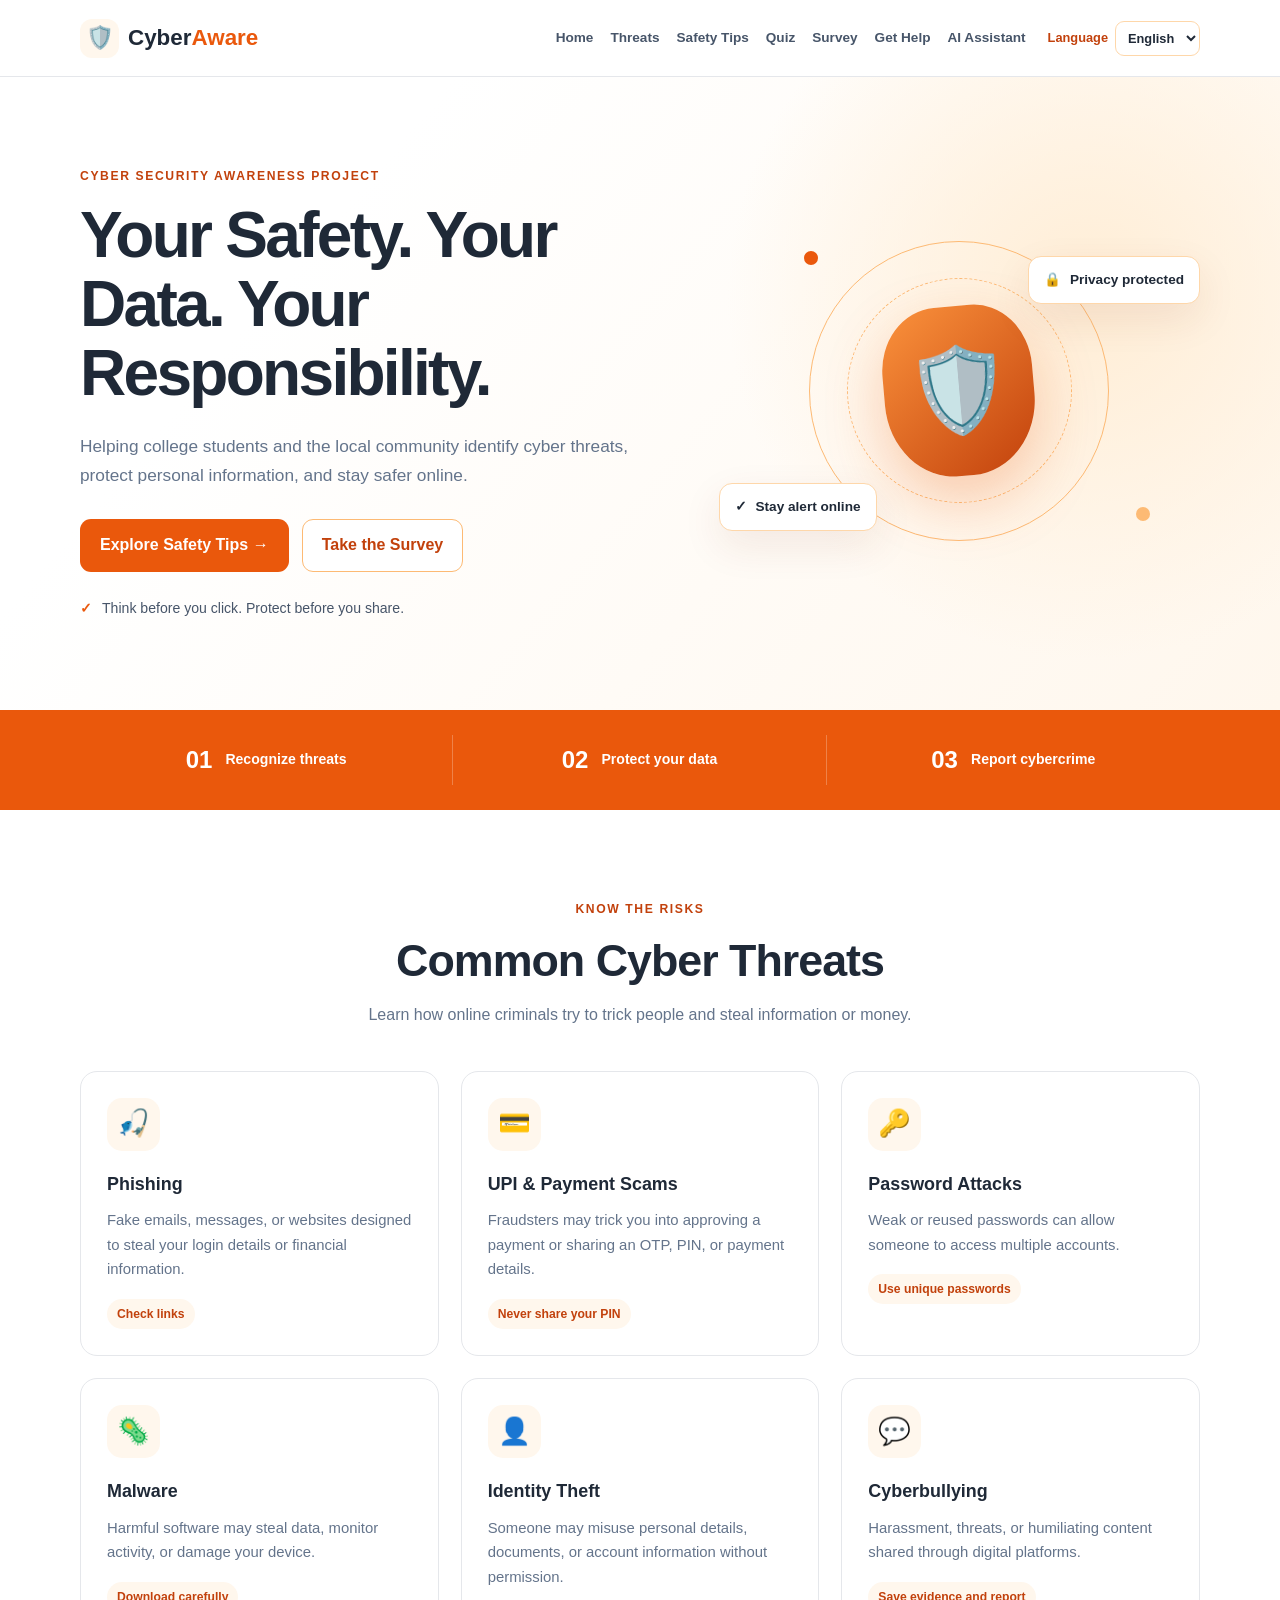
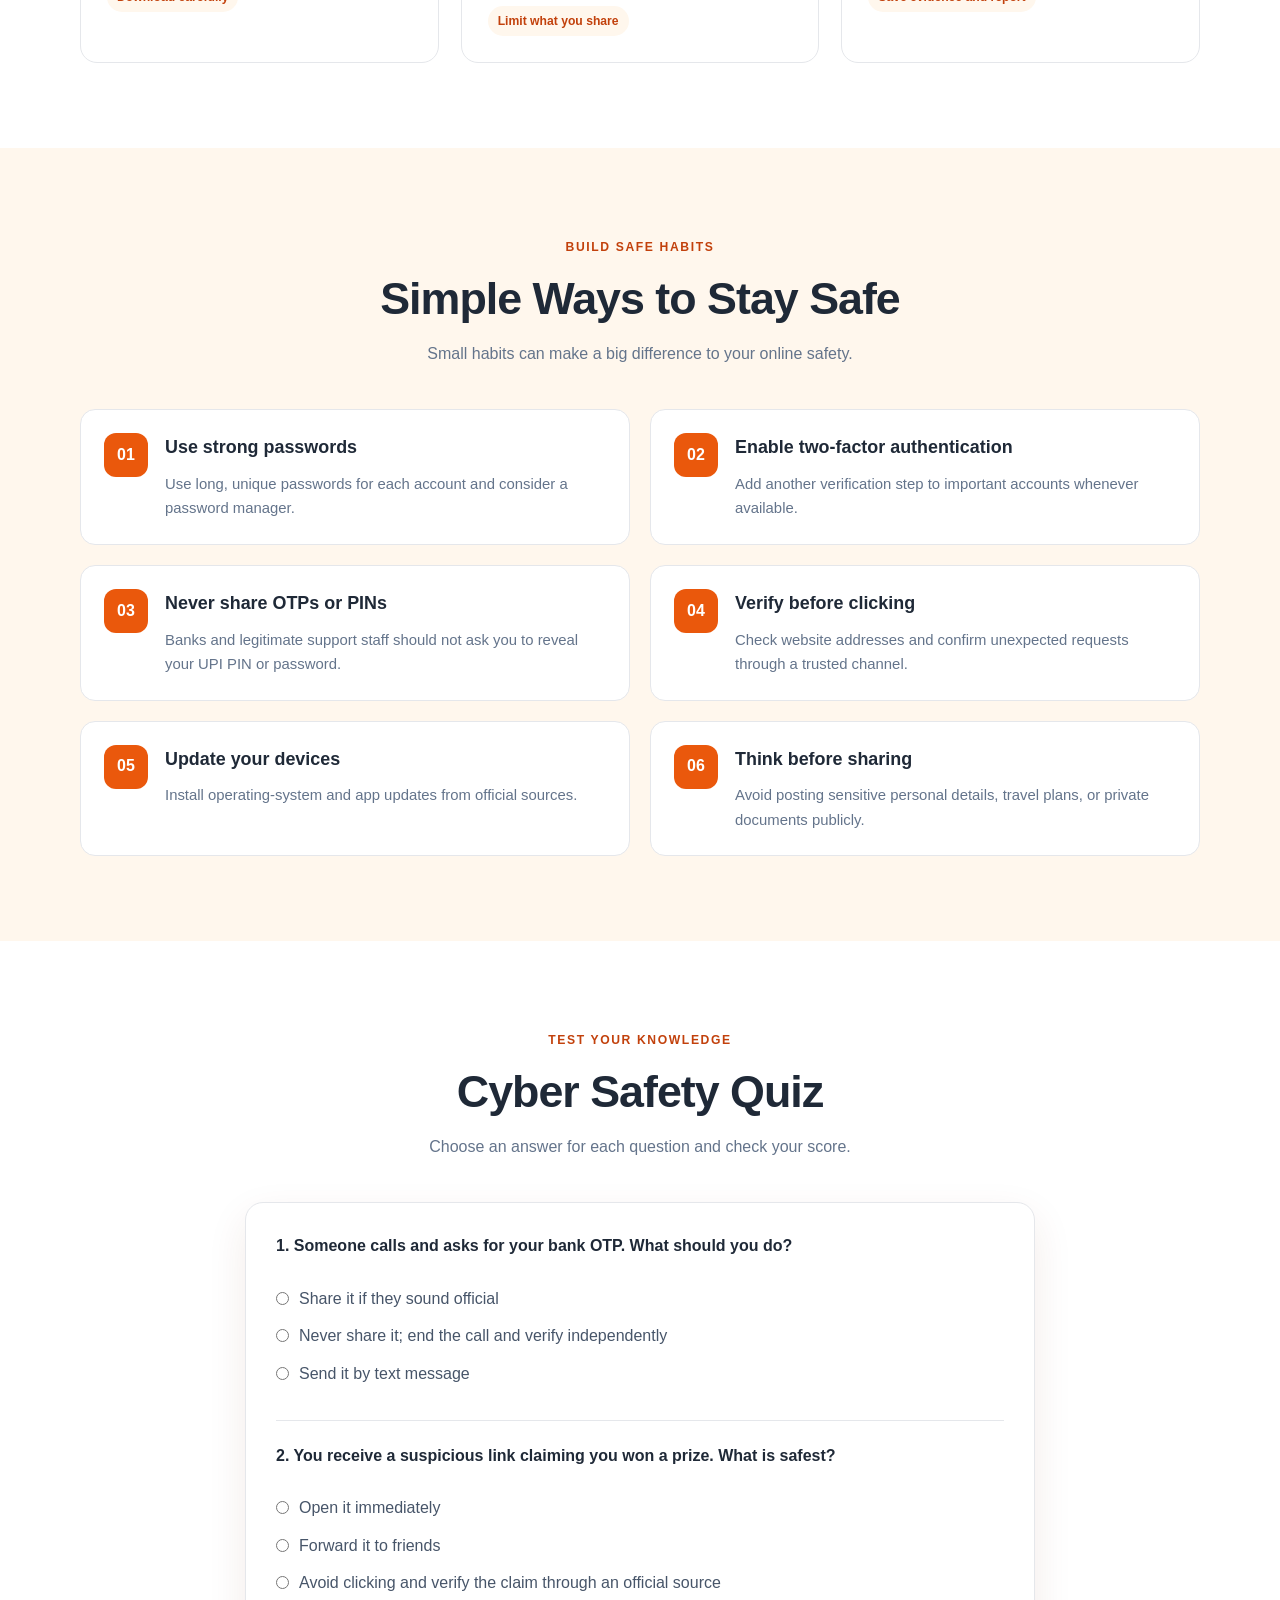
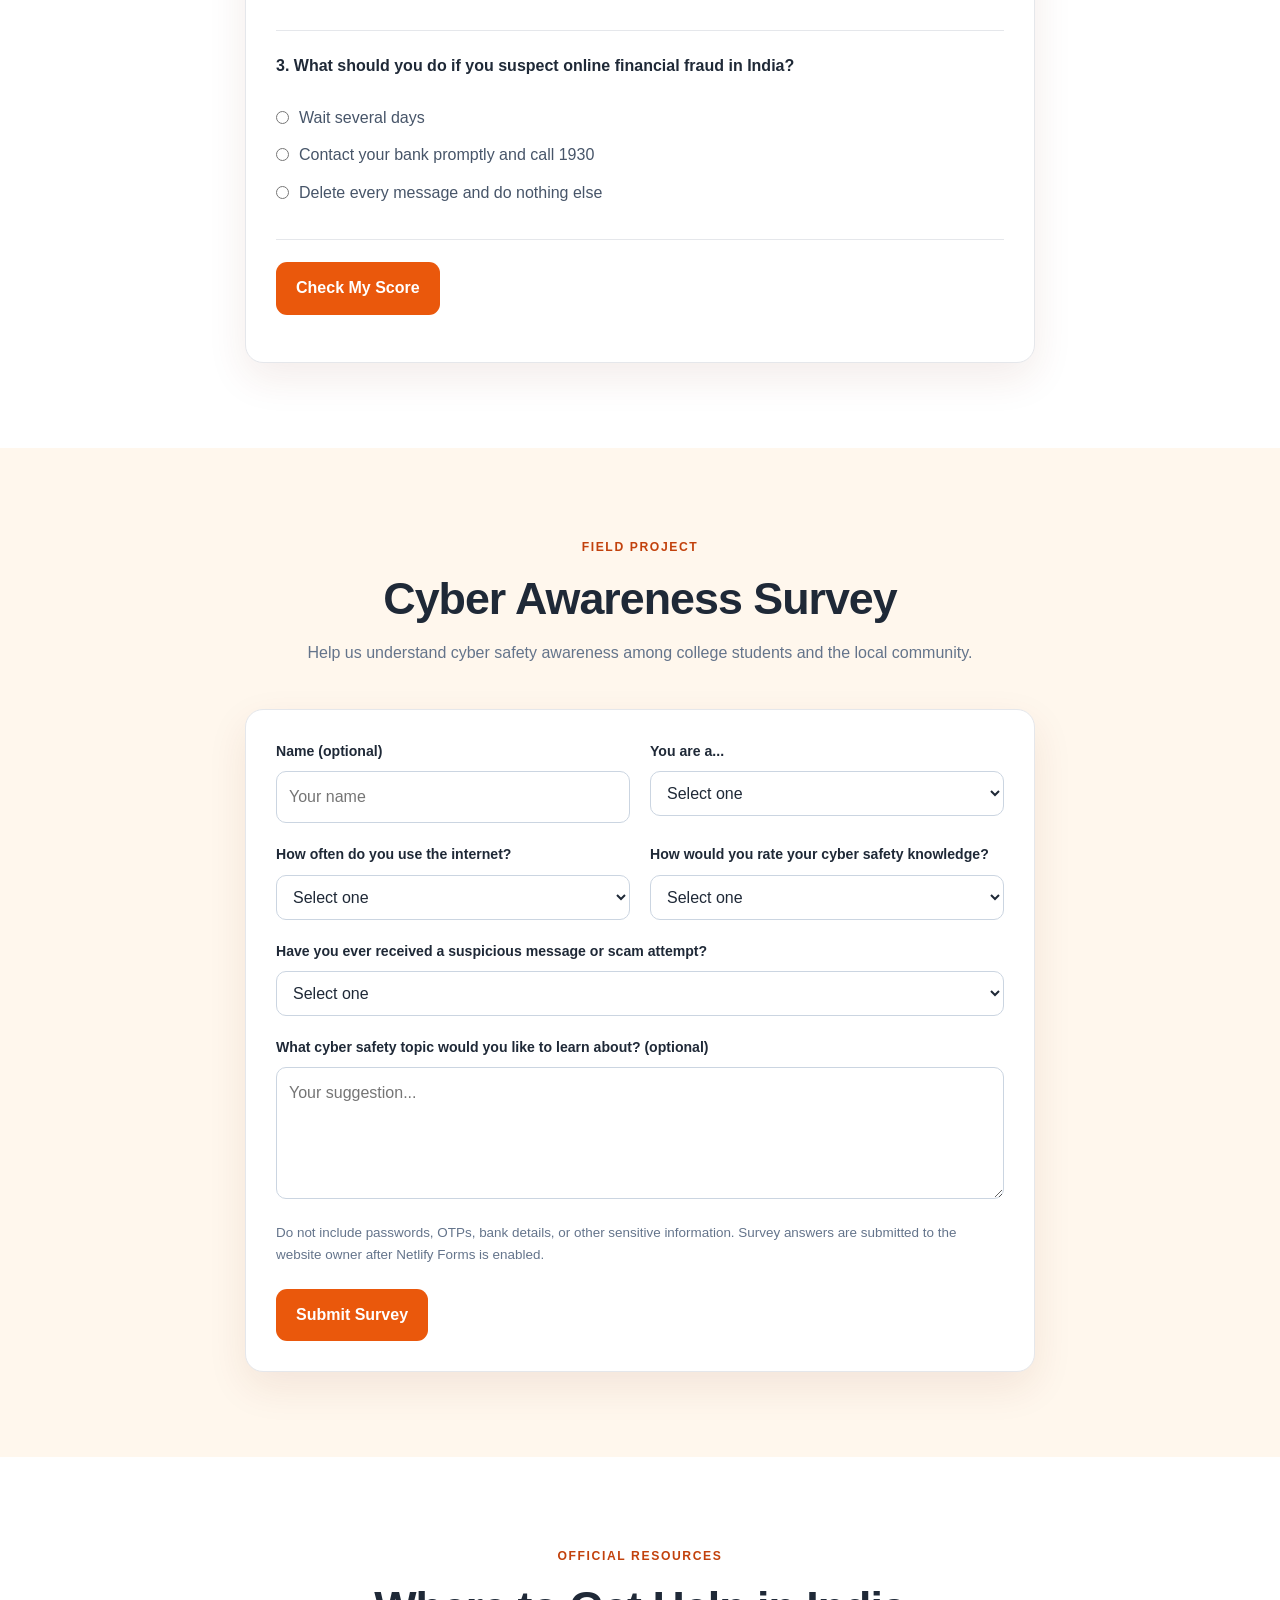
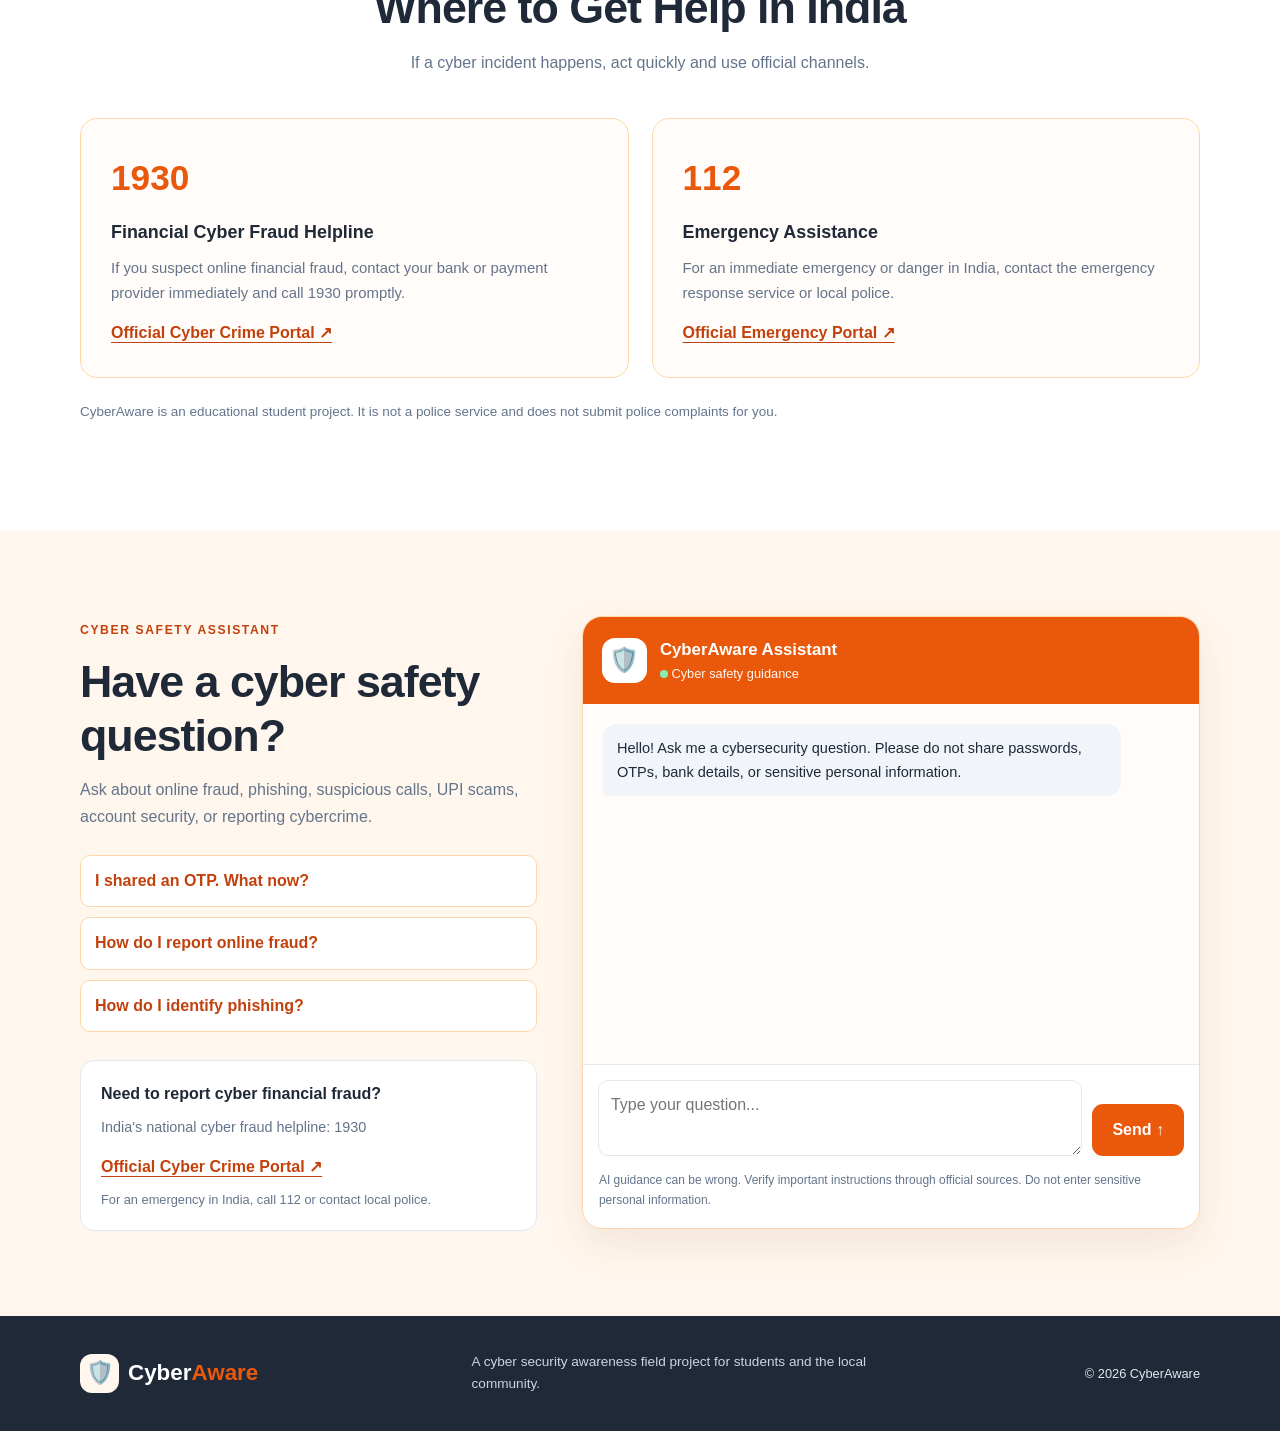
<file: index.html>
<!DOCTYPE html>
<html lang="en">
<head>
  <meta charset="UTF-8">
  <meta name="viewport" content="width=device-width, initial-scale=1.0">
  <meta name="theme-color" content="#EA580C">
  <meta name="description" content="CyberAware helps college students and the local community learn about cybersecurity, online fraud, and digital safety.">
  <title>CyberAware | Stay Safe Online</title>
  <link rel="stylesheet" href="style.css">
  <script src="script.js" defer></script>
</head>
<body>
  <header class="site-header">
    <div class="container nav-wrap">
      <a class="brand" href="#home" aria-label="CyberAware home">
        <span class="brand-icon">🛡️</span>
        <span>Cyber<span class="orange">Aware</span></span>
      </a>

      <button class="menu-toggle" id="menuToggle"
        aria-label="Open navigation" aria-expanded="false">☰</button>

      <nav class="nav-links" id="navLinks">
        <a href="#home" data-en="Home" data-hi="होम">Home</a>
        <a href="#threats" data-en="Threats" data-hi="खतरे">Threats</a>
        <a href="#tips" data-en="Safety Tips" data-hi="सुरक्षा सुझाव">Safety Tips</a>
        <a href="#quiz" data-en="Quiz" data-hi="प्रश्नोत्तरी">Quiz</a>
        <a href="#survey" data-en="Survey" data-hi="सर्वे">Survey</a>
        <a href="#help" data-en="Get Help" data-hi="सहायता">Get Help</a>
        <a href="#chatbot" data-en="AI Assistant" data-hi="AI सहायक">AI Assistant</a>
      </nav>

      <label class="language-control">
        <span data-en="Language" data-hi="भाषा">Language</span>
        <select id="languageSelect" aria-label="Choose language">
          <option value="en">English</option>
          <option value="hi">हिन्दी</option>
        </select>
      </label>
    </div>
  </header>

  <main>
    <section class="hero" id="home">
      <div class="container hero-grid">
        <div class="hero-content">
          <span class="eyebrow" data-en="CYBER SECURITY AWARENESS PROJECT"
            data-hi="साइबर सुरक्षा जागरूकता परियोजना">CYBER SECURITY AWARENESS PROJECT</span>

          <h1 data-en="Your Safety. Your Data. Your Responsibility."
            data-hi="आपकी सुरक्षा। आपका डेटा। आपकी ज़िम्मेदारी।">
            Your Safety.<br>Your Data.<br><span>Your Responsibility.</span>
          </h1>

          <p data-en="Helping college students and the local community identify cyber threats, protect personal information, and stay safer online."
            data-hi="कॉलेज के विद्यार्थियों और स्थानीय समुदाय को साइबर खतरों की पहचान करने, निजी जानकारी सुरक्षित रखने और इंटरनेट पर सुरक्षित रहने में मदद करें।">
            Helping college students and the local community identify cyber threats, protect personal information, and stay safer online.
          </p>

          <div class="hero-actions">
            <a class="btn btn-primary" href="#tips"
              data-en="Explore Safety Tips →" data-hi="सुरक्षा सुझाव देखें →">Explore Safety Tips →</a>
            <a class="btn btn-outline" href="#survey"
              data-en="Take the Survey" data-hi="सर्वे में भाग लें">Take the Survey</a>
          </div>

          <div class="hero-note">
            <span>✓</span>
            <span data-en="Think before you click. Protect before you share."
              data-hi="क्लिक करने से पहले सोचें। साझा करने से पहले सुरक्षित करें।">
              Think before you click. Protect before you share.
            </span>
          </div>
        </div>

        <div class="hero-art" aria-label="Cybersecurity illustration">
          <div class="orbit orbit-one"></div>
          <div class="orbit orbit-two"></div>
          <div class="shield">🛡️</div>
          <div class="float-card card-top">🔒 <span data-en="Privacy protected" data-hi="गोपनीयता सुरक्षित">Privacy protected</span></div>
          <div class="float-card card-bottom">✓ <span data-en="Stay alert online" data-hi="ऑनलाइन सतर्क रहें">Stay alert online</span></div>
          <div class="dot dot-one"></div>
          <div class="dot dot-two"></div>
        </div>
      </div>
    </section>

    <section class="stats-strip">
      <div class="container stats-grid">
        <div><strong>01</strong><span data-en="Recognize threats" data-hi="खतरों को पहचानें">Recognize threats</span></div>
        <div><strong>02</strong><span data-en="Protect your data" data-hi="अपना डेटा सुरक्षित रखें">Protect your data</span></div>
        <div><strong>03</strong><span data-en="Report cybercrime" data-hi="साइबर अपराध की रिपोर्ट करें">Report cybercrime</span></div>
      </div>
    </section>

    <section class="section" id="threats">
      <div class="container">
        <div class="section-heading">
          <span class="eyebrow" data-en="KNOW THE RISKS" data-hi="जोखिमों को जानें">KNOW THE RISKS</span>
          <h2 data-en="Common Cyber Threats" data-hi="आम साइबर खतरे">Common Cyber Threats</h2>
          <p data-en="Learn how online criminals try to trick people and steal information or money."
            data-hi="जानें कि ऑनलाइन अपराधी लोगों को कैसे धोखा देकर उनकी जानकारी या पैसे चुराने की कोशिश करते हैं।">
            Learn how online criminals try to trick people and steal information or money.
          </p>
        </div>

        <div class="cards-grid">
          <article class="info-card">
            <div class="card-icon">🎣</div>
            <h3 data-en="Phishing" data-hi="फ़िशिंग">Phishing</h3>
            <p data-en="Fake emails, messages, or websites designed to steal your login details or financial information."
              data-hi="नकली ईमेल, संदेश या वेबसाइट जो आपके लॉगिन विवरण या वित्तीय जानकारी चुराने के लिए बनाई जाती हैं।">
              Fake emails, messages, or websites designed to steal your login details or financial information.
            </p>
            <span class="tag" data-en="Check links" data-hi="लिंक जाँचें">Check links</span>
          </article>

          <article class="info-card">
            <div class="card-icon">💳</div>
            <h3 data-en="UPI & Payment Scams" data-hi="UPI और भुगतान धोखाधड़ी">UPI & Payment Scams</h3>
            <p data-en="Fraudsters may trick you into approving a payment or sharing an OTP, PIN, or payment details."
              data-hi="धोखेबाज़ आपसे भुगतान मंज़ूर करवाने या OTP, PIN अथवा भुगतान विवरण साझा करवाने की कोशिश कर सकते हैं।">
              Fraudsters may trick you into approving a payment or sharing an OTP, PIN, or payment details.
            </p>
            <span class="tag" data-en="Never share your PIN" data-hi="PIN साझा न करें">Never share your PIN</span>
          </article>

          <article class="info-card">
            <div class="card-icon">🔑</div>
            <h3 data-en="Password Attacks" data-hi="पासवर्ड पर हमले">Password Attacks</h3>
            <p data-en="Weak or reused passwords can allow someone to access multiple accounts."
              data-hi="कमज़ोर या बार-बार इस्तेमाल किए गए पासवर्ड से कोई व्यक्ति आपके कई अकाउंट में प्रवेश कर सकता है।">
              Weak or reused passwords can allow someone to access multiple accounts.
            </p>
            <span class="tag" data-en="Use unique passwords" data-hi="अलग-अलग पासवर्ड रखें">Use unique passwords</span>
          </article>

          <article class="info-card">
            <div class="card-icon">🦠</div>
            <h3 data-en="Malware" data-hi="मैलवेयर">Malware</h3>
            <p data-en="Harmful software may steal data, monitor activity, or damage your device."
              data-hi="हानिकारक सॉफ़्टवेयर डेटा चुरा सकता है, गतिविधियों पर नज़र रख सकता है या डिवाइस को नुकसान पहुँचा सकता है।">
              Harmful software may steal data, monitor activity, or damage your device.
            </p>
            <span class="tag" data-en="Download carefully" data-hi="सावधानी से डाउनलोड करें">Download carefully</span>
          </article>

          <article class="info-card">
            <div class="card-icon">👤</div>
            <h3 data-en="Identity Theft" data-hi="पहचान की चोरी">Identity Theft</h3>
            <p data-en="Someone may misuse personal details, documents, or account information without permission."
              data-hi="कोई व्यक्ति आपकी निजी जानकारी, दस्तावेज़ या अकाउंट विवरण का बिना अनुमति दुरुपयोग कर सकता है।">
              Someone may misuse personal details, documents, or account information without permission.
            </p>
            <span class="tag" data-en="Limit what you share" data-hi="कम जानकारी साझा करें">Limit what you share</span>
          </article>

          <article class="info-card">
            <div class="card-icon">💬</div>
            <h3 data-en="Cyberbullying" data-hi="साइबर बुलिंग">Cyberbullying</h3>
            <p data-en="Harassment, threats, or humiliating content shared through digital platforms."
              data-hi="डिजिटल प्लेटफ़ॉर्म पर परेशान करना, धमकी देना या अपमानजनक सामग्री साझा करना।">
              Harassment, threats, or humiliating content shared through digital platforms.
            </p>
            <span class="tag" data-en="Save evidence and report" data-hi="सबूत सुरक्षित रखें और रिपोर्ट करें">Save evidence and report</span>
          </article>
        </div>
      </div>
    </section>

    <section class="section soft-section" id="tips">
      <div class="container">
        <div class="section-heading">
          <span class="eyebrow" data-en="BUILD SAFE HABITS" data-hi="सुरक्षित आदतें अपनाएँ">BUILD SAFE HABITS</span>
          <h2 data-en="Simple Ways to Stay Safe" data-hi="सुरक्षित रहने के आसान तरीके">Simple Ways to Stay Safe</h2>
          <p data-en="Small habits can make a big difference to your online safety."
            data-hi="छोटी-छोटी आदतें आपकी ऑनलाइन सुरक्षा में बड़ा अंतर ला सकती हैं।">
            Small habits can make a big difference to your online safety.
          </p>
        </div>

        <div class="tips-grid">
          <article class="tip-item"><span>01</span><div><h3 data-en="Use strong passwords" data-hi="मज़बूत पासवर्ड रखें">Use strong passwords</h3><p data-en="Use long, unique passwords for each account and consider a password manager." data-hi="हर अकाउंट के लिए लंबा और अलग पासवर्ड रखें तथा पासवर्ड मैनेजर का उपयोग करें।">Use long, unique passwords for each account and consider a password manager.</p></div></article>
          <article class="tip-item"><span>02</span><div><h3 data-en="Enable two-factor authentication" data-hi="टू-फैक्टर ऑथेंटिकेशन चालू करें">Enable two-factor authentication</h3><p data-en="Add another verification step to important accounts whenever available." data-hi="जहाँ उपलब्ध हो, महत्वपूर्ण अकाउंट में अतिरिक्त सत्यापन चालू करें।">Add another verification step to important accounts whenever available.</p></div></article>
          <article class="tip-item"><span>03</span><div><h3 data-en="Never share OTPs or PINs" data-hi="OTP या PIN कभी साझा न करें">Never share OTPs or PINs</h3><p data-en="Banks and legitimate support staff should not ask you to reveal your UPI PIN or password." data-hi="अपना UPI PIN या पासवर्ड किसी को न बताएँ।">Banks and legitimate support staff should not ask you to reveal your UPI PIN or password.</p></div></article>
          <article class="tip-item"><span>04</span><div><h3 data-en="Verify before clicking" data-hi="क्लिक करने से पहले जाँचें">Verify before clicking</h3><p data-en="Check website addresses and confirm unexpected requests through a trusted channel." data-hi="वेबसाइट का पता जाँचें और अप्रत्याशित अनुरोधों की विश्वसनीय माध्यम से पुष्टि करें।">Check website addresses and confirm unexpected requests through a trusted channel.</p></div></article>
          <article class="tip-item"><span>05</span><div><h3 data-en="Update your devices" data-hi="डिवाइस अपडेट रखें">Update your devices</h3><p data-en="Install operating-system and app updates from official sources." data-hi="ऑपरेटिंग सिस्टम और ऐप के अपडेट आधिकारिक स्रोतों से इंस्टॉल करें।">Install operating-system and app updates from official sources.</p></div></article>
          <article class="tip-item"><span>06</span><div><h3 data-en="Think before sharing" data-hi="साझा करने से पहले सोचें">Think before sharing</h3><p data-en="Avoid posting sensitive personal details, travel plans, or private documents publicly." data-hi="निजी जानकारी, यात्रा की योजनाएँ या निजी दस्तावेज़ सार्वजनिक रूप से साझा न करें।">Avoid posting sensitive personal details, travel plans, or private documents publicly.</p></div></article>
        </div>
      </div>
    </section>

    <section class="section" id="quiz">
      <div class="container narrow-container">
        <div class="section-heading">
          <span class="eyebrow" data-en="TEST YOUR KNOWLEDGE" data-hi="अपना ज्ञान जाँचें">TEST YOUR KNOWLEDGE</span>
          <h2 data-en="Cyber Safety Quiz" data-hi="साइबर सुरक्षा प्रश्नोत्तरी">Cyber Safety Quiz</h2>
          <p data-en="Choose an answer for each question and check your score."
            data-hi="हर प्रश्न का उत्तर चुनें और अपना स्कोर देखें।">
            Choose an answer for each question and check your score.
          </p>
        </div>

        <form id="quizForm" class="quiz-panel">
          <fieldset class="quiz-question">
            <legend data-en="1. Someone calls and asks for your bank OTP. What should you do?"
              data-hi="1. कोई कॉल करके बैंक OTP माँगता है। आपको क्या करना चाहिए?">1. Someone calls and asks for your bank OTP. What should you do?</legend>
            <label><input type="radio" name="q1" value="a" required> <span data-en="Share it if they sound official" data-hi="अगर वे आधिकारिक लगें तो साझा करें">Share it if they sound official</span></label>
            <label><input type="radio" name="q1" value="b"> <span data-en="Never share it; end the call and verify independently" data-hi="कभी साझा न करें; कॉल समाप्त करें और स्वयं जाँचें">Never share it; end the call and verify independently</span></label>
            <label><input type="radio" name="q1" value="c"> <span data-en="Send it by text message" data-hi="टेक्स्ट संदेश में भेज दें">Send it by text message</span></label>
          </fieldset>

          <fieldset class="quiz-question">
            <legend data-en="2. You receive a suspicious link claiming you won a prize. What is safest?"
              data-hi="2. आपको इनाम जीतने का दावा करने वाला संदिग्ध लिंक मिलता है। सुरक्षित विकल्प क्या है?">2. You receive a suspicious link claiming you won a prize. What is safest?</legend>
            <label><input type="radio" name="q2" value="a" required> <span data-en="Open it immediately" data-hi="तुरंत खोलें">Open it immediately</span></label>
            <label><input type="radio" name="q2" value="b"> <span data-en="Forward it to friends" data-hi="दोस्तों को भेजें">Forward it to friends</span></label>
            <label><input type="radio" name="q2" value="c"> <span data-en="Avoid clicking and verify the claim through an official source" data-hi="क्लिक न करें और आधिकारिक स्रोत से पुष्टि करें">Avoid clicking and verify the claim through an official source</span></label>
          </fieldset>

          <fieldset class="quiz-question">
            <legend data-en="3. What should you do if you suspect online financial fraud in India?"
              data-hi="3. भारत में ऑनलाइन वित्तीय धोखाधड़ी का संदेह हो तो क्या करें?">3. What should you do if you suspect online financial fraud in India?</legend>
            <label><input type="radio" name="q3" value="a" required> <span data-en="Wait several days" data-hi="कई दिन इंतज़ार करें">Wait several days</span></label>
            <label><input type="radio" name="q3" value="b"> <span data-en="Contact your bank promptly and call 1930" data-hi="तुरंत बैंक से संपर्क करें और 1930 पर कॉल करें">Contact your bank promptly and call 1930</span></label>
            <label><input type="radio" name="q3" value="c"> <span data-en="Delete every message and do nothing else" data-hi="सभी संदेश मिटा दें और कुछ न करें">Delete every message and do nothing else</span></label>
          </fieldset>

          <button class="btn btn-primary" type="submit" data-en="Check My Score" data-hi="मेरा स्कोर देखें">Check My Score</button>
          <div id="quizResult" class="result-message" aria-live="polite"></div>
        </form>
      </div>
    </section>

    <section class="section soft-section" id="survey">
      <div class="container narrow-container">
        <div class="section-heading">
          <span class="eyebrow" data-en="FIELD PROJECT" data-hi="फील्ड प्रोजेक्ट">FIELD PROJECT</span>
          <h2 data-en="Cyber Awareness Survey" data-hi="साइबर जागरूकता सर्वे">Cyber Awareness Survey</h2>
          <p data-en="Help us understand cyber safety awareness among college students and the local community."
            data-hi="कॉलेज के विद्यार्थियों और स्थानीय समुदाय में साइबर सुरक्षा जागरूकता समझने में हमारी मदद करें।">
            Help us understand cyber safety awareness among college students and the local community.
          </p>
        </div>


           <form name="cyber-awareness-survey" method="POST"
  data-netlify="true" netlify-honeypot="bot-field"
  action="thank-you.html" class="survey-form">
          <input type="hidden" name="form-name" value="cyber-awareness-survey">
          <p class="hidden-field">
            <label>Do not fill this out: <input name="bot-field"></label>
          </p>

          <div class="form-grid">
            <div class="form-group">
              <label for="respondentName" data-en="Name (optional)" data-hi="नाम (वैकल्पिक)">Name (optional)</label>
              <input id="respondentName" name="name" type="text" maxlength="80"
                autocomplete="name" placeholder="Your name">
            </div>

            <div class="form-group">
              <label for="respondentGroup" data-en="You are a..." data-hi="आप हैं...">You are a...</label>
              <select id="respondentGroup" name="respondent-group" required>
                <option value="" data-en="Select one" data-hi="एक चुनें">Select one</option>
                <option value="College student" data-en="College student" data-hi="कॉलेज विद्यार्थी">College student</option>
                <option value="Teacher" data-en="Teacher" data-hi="शिक्षक">Teacher</option>
                <option value="Local community member" data-en="Local community member" data-hi="स्थानीय समुदाय के सदस्य">Local community member</option>
                <option value="Other" data-en="Other" data-hi="अन्य">Other</option>
              </select>
            </div>

            <div class="form-group">
              <label for="internetUse" data-en="How often do you use the internet?" data-hi="आप इंटरनेट का उपयोग कितनी बार करते हैं?">How often do you use the internet?</label>
              <select id="internetUse" name="internet-use" required>
                <option value="" data-en="Select one" data-hi="एक चुनें">Select one</option>
                <option value="Daily" data-en="Daily" data-hi="रोज़ाना">Daily</option>
                <option value="Several times a week" data-en="Several times a week" data-hi="सप्ताह में कई बार">Several times a week</option>
                <option value="Occasionally" data-en="Occasionally" data-hi="कभी-कभी">Occasionally</option>
              </select>
            </div>

            <div class="form-group">
              <label for="awareness" data-en="How would you rate your cyber safety knowledge?" data-hi="आप अपने साइबर सुरक्षा ज्ञान को कैसे आँकेंगे?">How would you rate your cyber safety knowledge?</label>
              <select id="awareness" name="cyber-safety-knowledge" required>
                <option value="" data-en="Select one" data-hi="एक चुनें">Select one</option>
                <option value="Beginner" data-en="Beginner" data-hi="शुरुआती">Beginner</option>
                <option value="Intermediate" data-en="Intermediate" data-hi="मध्यम">Intermediate</option>
                <option value="Advanced" data-en="Advanced" data-hi="उन्नत">Advanced</option>
              </select>
            </div>

            <div class="form-group full-width">
              <label for="experience" data-en="Have you ever received a suspicious message or scam attempt?" data-hi="क्या आपको कभी संदिग्ध संदेश या धोखाधड़ी का प्रयास मिला है?">Have you ever received a suspicious message or scam attempt?</label>
              <select id="experience" name="suspicious-message-experience" required>
                <option value="" data-en="Select one" data-hi="एक चुनें">Select one</option>
                <option value="Yes" data-en="Yes" data-hi="हाँ">Yes</option>
                <option value="No" data-en="No" data-hi="नहीं">No</option>
                <option value="Not sure" data-en="Not sure" data-hi="पता नहीं">Not sure</option>
              </select>
            </div>

            <div class="form-group full-width">
              <label for="suggestion" data-en="What cyber safety topic would you like to learn about? (optional)" data-hi="आप साइबर सुरक्षा के किस विषय के बारे में जानना चाहते हैं? (वैकल्पिक)">What cyber safety topic would you like to learn about? (optional)</label>
              <textarea id="suggestion" name="topic-suggestion" rows="4" maxlength="500"
                placeholder="Your suggestion..."></textarea>
            </div>
          </div>

          <p class="privacy-note" data-en="Do not include passwords, OTPs, bank details, or other sensitive information. Survey answers are submitted to the website owner after Netlify Forms is enabled."
            data-hi="पासवर्ड, OTP, बैंक विवरण या अन्य संवेदनशील जानकारी न लिखें। Netlify Forms चालू होने पर आपके उत्तर वेबसाइट के मालिक को भेजे जाएँगे।">
            Do not include passwords, OTPs, bank details, or other sensitive information. Survey answers are submitted to the website owner after Netlify Forms is enabled.
          </p>

          <button type="submit" class="btn btn-primary" data-en="Submit Survey" data-hi="सर्वे जमा करें">Submit Survey</button>
        </form>
      </div>
    </section>

    <section class="section help-section" id="help">
      <div class="container">
        <div class="section-heading">
          <span class="eyebrow" data-en="OFFICIAL RESOURCES" data-hi="आधिकारिक संसाधन">OFFICIAL RESOURCES</span>
          <h2 data-en="Where to Get Help in India" data-hi="भारत में सहायता कहाँ पाएँ">Where to Get Help in India</h2>
          <p data-en="If a cyber incident happens, act quickly and use official channels."
            data-hi="साइबर घटना होने पर जल्दी कार्रवाई करें और आधिकारिक माध्यमों का उपयोग करें।">
            If a cyber incident happens, act quickly and use official channels.
          </p>
        </div>

        <div class="help-grid">
          <article class="help-card">
            <span class="help-number">1930</span>
            <h3 data-en="Financial Cyber Fraud Helpline" data-hi="वित्तीय साइबर धोखाधड़ी हेल्पलाइन">Financial Cyber Fraud Helpline</h3>
            <p data-en="If you suspect online financial fraud, contact your bank or payment provider immediately and call 1930 promptly."
              data-hi="ऑनलाइन वित्तीय धोखाधड़ी का संदेह हो तो तुरंत अपने बैंक या भुगतान सेवा से संपर्क करें और जल्द 1930 पर कॉल करें।">
              If you suspect online financial fraud, contact your bank or payment provider immediately and call 1930 promptly.
            </p>
            <a href="https://cybercrime.gov.in/" target="_blank" rel="noopener noreferrer"
              data-en="Official Cyber Crime Portal ↗" data-hi="आधिकारिक साइबर अपराध पोर्टल ↗">Official Cyber Crime Portal ↗</a>
          </article>

          <article class="help-card">
            <span class="help-number">112</span>
            <h3 data-en="Emergency Assistance" data-hi="आपातकालीन सहायता">Emergency Assistance</h3>
            <p data-en="For an immediate emergency or danger in India, contact the emergency response service or local police."
              data-hi="भारत में तत्काल आपातस्थिति या खतरे में आपातकालीन सेवा या स्थानीय पुलिस से संपर्क करें।">
              For an immediate emergency or danger in India, contact the emergency response service or local police.
            </p>
            <a href="https://112.gov.in/" target="_blank" rel="noopener noreferrer"
              data-en="Official Emergency Portal ↗" data-hi="आधिकारिक आपातकालीन पोर्टल ↗">Official Emergency Portal ↗</a>
          </article>
        </div>
        <p class="disclaimer" data-en="CyberAware is an educational student project. It is not a police service and does not submit police complaints for you."
          data-hi="CyberAware एक शैक्षणिक छात्र परियोजना है। यह पुलिस सेवा नहीं है और आपकी ओर से पुलिस शिकायत दर्ज नहीं करती।">
          CyberAware is an educational student project. It is not a police service and does not submit police complaints for you.
        </p>
      </div>
    </section>

    <section class="section chatbot-section" id="chatbot">
      <div class="container chatbot-layout">
        <div class="chatbot-intro">
          <span class="eyebrow" data-en="CYBER SAFETY ASSISTANT" data-hi="साइबर सुरक्षा सहायक">CYBER SAFETY ASSISTANT</span>
          <h2 data-en="Have a cyber safety question?" data-hi="साइबर सुरक्षा से जुड़ा सवाल है?">Have a cyber safety question?</h2>
          <p data-en="Ask about online fraud, phishing, suspicious calls, UPI scams, account security, or reporting cybercrime."
            data-hi="ऑनलाइन धोखाधड़ी, फ़िशिंग, संदिग्ध कॉल, UPI धोखाधड़ी, अकाउंट सुरक्षा या साइबर अपराध की रिपोर्टिंग के बारे में पूछें।">
            Ask about online fraud, phishing, suspicious calls, UPI scams, account security, or reporting cybercrime.
          </p>

          <div class="chat-suggestion-list">
            <button type="button" class="suggestion" data-question-en="What should I do if I shared an OTP?" data-question-hi="अगर मैंने OTP साझा कर दिया है तो मुझे क्या करना चाहिए?"
              data-en="I shared an OTP. What now?" data-hi="मैंने OTP साझा कर दिया। अब क्या करूँ?">I shared an OTP. What now?</button>
            <button type="button" class="suggestion" data-question-en="How can I report online financial fraud in India?" data-question-hi="मैं भारत में ऑनलाइन वित्तीय धोखाधड़ी की रिपोर्ट कैसे करूँ?"
              data-en="How do I report online fraud?" data-hi="ऑनलाइन धोखाधड़ी की रिपोर्ट कैसे करें?">How do I report online fraud?</button>
            <button type="button" class="suggestion" data-question-en="How can I identify a phishing message?" data-question-hi="फ़िशिंग संदेश की पहचान कैसे करूँ?"
              data-en="How do I identify phishing?" data-hi="फ़िशिंग की पहचान कैसे करें?">How do I identify phishing?</button>
          </div>

          <div class="official-contact">
            <strong data-en="Need to report cyber financial fraud?" data-hi="वित्तीय साइबर धोखाधड़ी की रिपोर्ट करनी है?">Need to report cyber financial fraud?</strong>
            <p data-en="India's national cyber fraud helpline: 1930" data-hi="भारत की राष्ट्रीय साइबर धोखाधड़ी हेल्पलाइन: 1930">India's national cyber fraud helpline: 1930</p>
            <a href="https://cybercrime.gov.in/" target="_blank" rel="noopener noreferrer"
              data-en="Official Cyber Crime Portal ↗" data-hi="आधिकारिक साइबर अपराध पोर्टल ↗">Official Cyber Crime Portal ↗</a>
            <p class="field-help" data-en="For an emergency in India, call 112 or contact local police."
              data-hi="भारत में आपातस्थिति में 112 पर कॉल करें या स्थानीय पुलिस से संपर्क करें।">
              For an emergency in India, call 112 or contact local police.
            </p>
          </div>
        </div>

        <div class="chat-window">
          <div class="chat-header">
            <div class="chat-avatar">🛡️</div>
            <div>
              <h3>CyberAware Assistant</h3>
              <p><span class="chat-status"></span> <span data-en="Cyber safety guidance" data-hi="साइबर सुरक्षा मार्गदर्शन">Cyber safety guidance</span></p>
            </div>
          </div>

          <div class="chat-messages" id="chatMessages" role="log" aria-live="polite" aria-relevant="additions">
            <div class="chat-message bot-message" id="chatWelcome"
              data-en="Hello! Ask me a cybersecurity question. Please do not share passwords, OTPs, bank details, or sensitive personal information."
              data-hi="नमस्ते! साइबर सुरक्षा से जुड़ा सवाल पूछें। कृपया पासवर्ड, OTP, बैंक विवरण या संवेदनशील निजी जानकारी साझा न करें।">
              Hello! Ask me a cybersecurity question. Please do not share passwords, OTPs, bank details, or sensitive personal information.
            </div>
          </div>

          <form class="chat-form" id="chatForm">
            <label class="sr-only" for="chatInput" data-en="Ask a cyber safety question" data-hi="साइबर सुरक्षा का सवाल पूछें">Ask a cyber safety question</label>
            <textarea id="chatInput" rows="2" maxlength="1000"
              placeholder="Type your question..." required></textarea>
            <button class="btn btn-primary" type="submit" id="chatSend"
              data-en="Send ↑" data-hi="भेजें ↑">Send ↑</button>
          </form>
          <p class="chat-disclaimer" data-en="AI guidance can be wrong. Verify important instructions through official sources. Do not enter sensitive personal information."
            data-hi="AI की जानकारी गलत हो सकती है। महत्वपूर्ण निर्देशों की आधिकारिक स्रोतों से पुष्टि करें। संवेदनशील निजी जानकारी न लिखें।">
            AI guidance can be wrong. Verify important instructions through official sources. Do not enter sensitive personal information.
          </p>
        </div>
      </div>
    </section>
  </main>

  <footer class="site-footer">
    <div class="container footer-content">
      <a class="brand footer-brand" href="#home"><span class="brand-icon">🛡️</span><span>Cyber<span class="orange">Aware</span></span></a>
      <p data-en="A cyber security awareness field project for students and the local community."
        data-hi="विद्यार्थियों और स्थानीय समुदाय के लिए साइबर सुरक्षा जागरूकता फील्ड प्रोजेक्ट।">
        A cyber security awareness field project for students and the local community.
      </p>
      <span>© <span id="year"></span> CyberAware</span>
    </div>
  </footer>
</body>
</html>
</file>
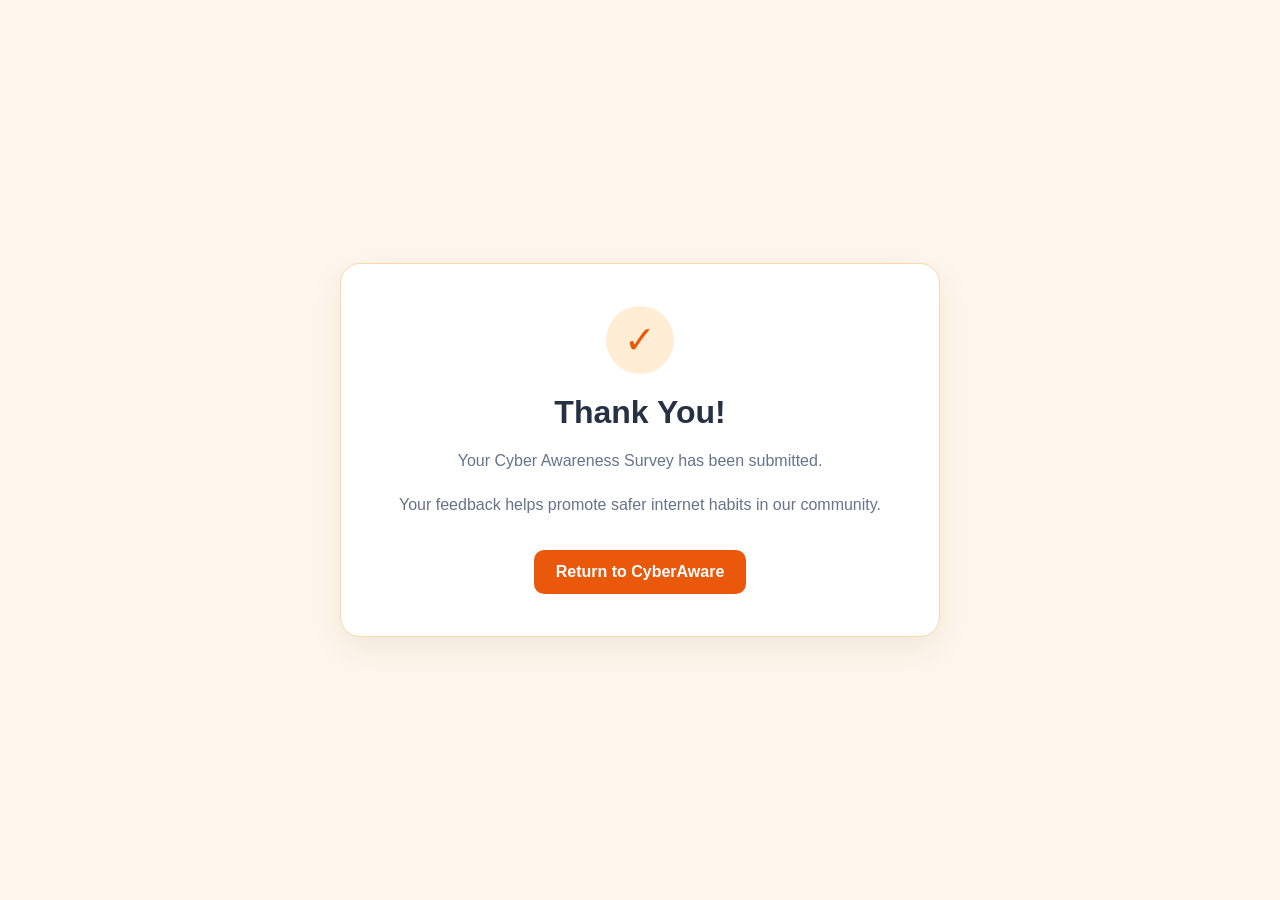
<file: thank-you.html>
<!DOCTYPE html>
<html lang="en">
<head>
  <meta charset="UTF-8">
  <meta name="viewport" content="width=device-width, initial-scale=1.0">
  <meta name="theme-color" content="#fff7ed">
  <title>Survey Submitted | CyberAware</title>
  <style>
    * { box-sizing: border-box; }

    body {
      margin: 0;
      min-height: 100vh;
      display: grid;
      place-items: center;
      padding: 24px;
      font-family: Arial, sans-serif;
      background: #fff7ed;
      color: #263244;
    }

    .card {
      width: 100%;
      max-width: 600px;
      padding: 42px 28px;
      background: white;
      border: 1px solid #fed7aa;
      border-radius: 20px;
      text-align: center;
      box-shadow: 0 12px 35px rgba(50, 40, 25, 0.08);
    }

    .check {
      width: 68px;
      height: 68px;
      display: grid;
      place-items: center;
      margin: 0 auto 20px;
      border-radius: 50%;
      background: #ffedd5;
      color: #ea580c;
      font-size: 38px;
    }

    h1 { margin: 0 0 14px; }
    p { color: #64748b; line-height: 1.7; }

    a {
      display: inline-block;
      margin-top: 16px;
      padding: 13px 22px;
      border-radius: 10px;
      background: #ea580c;
      color: white;
      text-decoration: none;
      font-weight: bold;
    }

    a:hover { background: #c2410c; }
  </style>
</head>
<body>
  <main class="card">
    <div class="check" aria-hidden="true">✓</div>
    <h1>Thank You!</h1>
    <p>Your Cyber Awareness Survey has been submitted.</p>
    <p>Your feedback helps promote safer internet habits in our community.</p>
    <a href="/">Return to CyberAware</a>
  </main>
</body>
</html>
</file>
<file: style.css>
:root {
  --orange: #EA580C;
  --orange-dark: #C2410C;
  --orange-light: #FFF7ED;
  --ink: #1F2937;
  --muted: #64748B;
  --border: #E5E7EB;
  --white: #FFFFFF;
  --shadow: 0 15px 40px rgba(124, 45, 18, 0.09);
}

* {
  box-sizing: border-box;
  margin: 0;
  padding: 0;
}

html {
  scroll-behavior: smooth;
  scroll-padding-top: 90px;
}

body {
  font-family: Arial, Helvetica, sans-serif;
  color: var(--ink);
  background: var(--white);
  line-height: 1.65;
}

a {
  color: inherit;
  text-decoration: none;
}

button,
input,
select,
textarea {
  font: inherit;
}

button,
select {
  cursor: pointer;
}

button:focus-visible,
a:focus-visible,
input:focus-visible,
select:focus-visible,
textarea:focus-visible {
  outline: 3px solid #FDBA74;
  outline-offset: 3px;
}

.container {
  width: min(1120px, calc(100% - 40px));
  margin: 0 auto;
}

.orange {
  color: var(--orange);
}

.site-header {
  position: sticky;
  top: 0;
  z-index: 100;
  background: rgba(255, 255, 255, 0.97);
  border-bottom: 1px solid var(--border);
  backdrop-filter: blur(12px);
}

.nav-wrap {
  min-height: 76px;
  display: flex;
  align-items: center;
  gap: 22px;
}

.brand {
  display: inline-flex;
  align-items: center;
  gap: 9px;
  font-size: 1.4rem;
  font-weight: 800;
  white-space: nowrap;
}

.brand-icon {
  display: grid;
  place-items: center;
  width: 39px;
  height: 39px;
  background: var(--orange-light);
  border-radius: 12px;
}

.nav-links {
  display: flex;
  align-items: center;
  justify-content: flex-end;
  gap: 17px;
  margin-left: auto;
}

.nav-links a {
  color: #475569;
  font-size: 0.85rem;
  font-weight: 700;
}

.nav-links a:hover {
  color: var(--orange);
}

.language-control {
  display: flex;
  align-items: center;
  gap: 7px;
  font-size: 0.8rem;
  font-weight: 700;
  color: var(--orange-dark);
}

.language-control select {
  max-width: 112px;
  padding: 8px;
  border: 1px solid #FED7AA;
  border-radius: 9px;
  background: white;
  color: var(--ink);
}

.menu-toggle {
  display: none;
  border: 1px solid var(--border);
  background: white;
  padding: 8px 12px;
  border-radius: 9px;
  font-size: 1.2rem;
}

.hero {
  overflow: hidden;
  background:
    radial-gradient(circle at 85% 35%, #FFEDD5 0, transparent 31%),
    linear-gradient(130deg, #FFFFFF 25%, #FFF7ED 100%);
  padding: 85px 0 90px;
}

.hero-grid {
  display: grid;
  grid-template-columns: 1.1fr 0.9fr;
  align-items: center;
  gap: 50px;
}

.eyebrow {
  display: inline-block;
  color: var(--orange-dark);
  font-size: 0.76rem;
  font-weight: 800;
  letter-spacing: 1.6px;
  margin-bottom: 15px;
}

.hero h1 {
  font-size: clamp(2.8rem, 5vw, 4.7rem);
  line-height: 1.08;
  letter-spacing: -2.7px;
  margin-bottom: 24px;
}

.hero h1 span {
  color: var(--orange);
}

.hero-content > p {
  max-width: 580px;
  color: var(--muted);
  font-size: 1.08rem;
}

.hero-actions {
  display: flex;
  flex-wrap: wrap;
  gap: 13px;
  margin-top: 30px;
}

.btn {
  display: inline-flex;
  justify-content: center;
  align-items: center;
  gap: 8px;
  border: 1px solid transparent;
  border-radius: 11px;
  padding: 12px 19px;
  font-weight: 800;
  transition: transform 0.2s, background 0.2s;
}

.btn:hover {
  transform: translateY(-2px);
}

.btn-primary {
  background: var(--orange);
  color: white;
}

.btn-primary:hover {
  background: var(--orange-dark);
}

.btn-outline {
  background: white;
  border-color: #FDBA74;
  color: var(--orange-dark);
}

.hero-note {
  display: flex;
  align-items: center;
  gap: 10px;
  margin-top: 25px;
  color: #475569;
  font-size: 0.88rem;
}

.hero-note > span:first-child {
  color: var(--orange);
  font-weight: 900;
}

.hero-art {
  position: relative;
  min-height: 370px;
  display: grid;
  place-items: center;
}

.orbit {
  position: absolute;
  border: 1px solid #FDBA74;
  border-radius: 50%;
}

.orbit-one {
  width: 300px;
  height: 300px;
}

.orbit-two {
  width: 225px;
  height: 225px;
  border-style: dashed;
}

.shield {
  display: grid;
  place-items: center;
  width: 150px;
  height: 170px;
  border-radius: 38% 38% 45% 45%;
  background: linear-gradient(140deg, #FB923C, #C2410C);
  box-shadow: 0 25px 60px #EA580C45;
  font-size: 5.2rem;
  transform: rotate(-5deg);
}

.float-card {
  position: absolute;
  display: flex;
  align-items: center;
  gap: 9px;
  padding: 12px 15px;
  border: 1px solid #FED7AA;
  border-radius: 13px;
  background: white;
  box-shadow: var(--shadow);
  font-size: 0.85rem;
  font-weight: 800;
}

.card-top {
  top: 50px;
  right: 0;
}

.card-bottom {
  bottom: 45px;
  left: 0;
}

.dot {
  position: absolute;
  width: 14px;
  height: 14px;
  border-radius: 50%;
  background: var(--orange);
}

.dot-one {
  top: 45px;
  left: 85px;
}

.dot-two {
  right: 50px;
  bottom: 55px;
  background: #FDBA74;
}

.stats-strip {
  background: var(--orange);
  color: white;
}

.stats-grid {
  display: grid;
  grid-template-columns: repeat(3, 1fr);
  padding: 25px 0;
}

.stats-grid > div {
  display: flex;
  align-items: center;
  justify-content: center;
  gap: 13px;
  padding: 5px;
  border-right: 1px solid #FFFFFF40;
}

.stats-grid > div:last-child {
  border-right: 0;
}

.stats-grid strong {
  font-size: 1.5rem;
}

.stats-grid span {
  font-size: 0.88rem;
  font-weight: 700;
}

.section {
  padding: 85px 0;
}

.soft-section,
.chatbot-section {
  background: #FFF7ED;
}

.section-heading {
  max-width: 700px;
  margin: 0 auto 42px;
  text-align: center;
}

.section-heading h2,
.chatbot-intro h2 {
  font-size: clamp(2rem, 4vw, 2.8rem);
  line-height: 1.2;
  letter-spacing: -1px;
  margin-bottom: 15px;
}

.section-heading > p,
.chatbot-intro > p {
  color: var(--muted);
}

.cards-grid {
  display: grid;
  grid-template-columns: repeat(3, 1fr);
  gap: 22px;
}

.info-card {
  padding: 26px;
  border: 1px solid var(--border);
  border-radius: 17px;
  background: white;
  transition: transform 0.2s, box-shadow 0.2s;
}

.info-card:hover {
  transform: translateY(-4px);
  box-shadow: var(--shadow);
}

.card-icon {
  display: grid;
  place-items: center;
  width: 53px;
  height: 53px;
  margin-bottom: 19px;
  border-radius: 15px;
  background: var(--orange-light);
  font-size: 1.65rem;
}

.info-card h3,
.tip-item h3,
.help-card h3 {
  margin-bottom: 9px;
  font-size: 1.12rem;
}

.info-card p,
.tip-item p,
.help-card p {
  color: var(--muted);
  font-size: 0.93rem;
}

.tag {
  display: inline-block;
  margin-top: 17px;
  padding: 5px 10px;
  border-radius: 30px;
  background: #FFF7ED;
  color: var(--orange-dark);
  font-size: 0.76rem;
  font-weight: 800;
}

.tips-grid {
  display: grid;
  grid-template-columns: repeat(2, 1fr);
  gap: 20px;
}

.tip-item {
  display: flex;
  gap: 17px;
  padding: 23px;
  background: white;
  border: 1px solid var(--border);
  border-radius: 15px;
}

.tip-item > span {
  display: grid;
  place-items: center;
  flex-shrink: 0;
  width: 44px;
  height: 44px;
  border-radius: 12px;
  background: var(--orange);
  color: white;
  font-weight: 800;
}

.narrow-container {
  max-width: 790px;
}

.quiz-panel,
.survey-form {
  padding: 30px;
  background: white;
  border: 1px solid var(--border);
  border-radius: 18px;
  box-shadow: var(--shadow);
}

.quiz-question {
  border: 0;
  border-bottom: 1px solid var(--border);
  padding: 0 0 22px;
  margin-bottom: 22px;
}

.quiz-question legend {
  display: block;
  width: 100%;
  margin-bottom: 15px;
  font-weight: 800;
}

.quiz-question label {
  display: flex;
  align-items: flex-start;
  gap: 10px;
  margin: 11px 0;
  color: #475569;
  cursor: pointer;
}

.quiz-question input {
  margin-top: 6px;
  accent-color: var(--orange);
}

.result-message {
  margin-top: 17px;
  font-weight: 800;
  color: var(--orange-dark);
}

.form-grid {
  display: grid;
  grid-template-columns: repeat(2, minmax(0, 1fr));
  gap: 20px;
}

.form-group {
  min-width: 0;
  display: flex;
  flex-direction: column;
  gap: 8px;
}

.form-group label {
  font-size: 0.88rem;
  font-weight: 800;
}

.form-group input,
.form-group select,
.form-group textarea {
  width: 100%;
  min-width: 0;
  padding: 12px;
  border: 1px solid #CBD5E1;
  border-radius: 10px;
  background: white;
  color: var(--ink);
}

.form-group textarea {
  resize: vertical;
}

.full-width {
  grid-column: 1 / -1;
}

.privacy-note,
.disclaimer {
  margin: 23px 0;
  color: var(--muted);
  font-size: 0.84rem;
}

.hidden-field {
  display: none;
}

.help-section {
  background: white;
}

.help-grid {
  display: grid;
  grid-template-columns: repeat(2, 1fr);
  gap: 23px;
}

.help-card {
  padding: 30px;
  border: 1px solid #FED7AA;
  border-radius: 17px;
  background: #FFFCF9;
}

.help-number {
  display: inline-block;
  color: var(--orange);
  font-size: 2.2rem;
  font-weight: 900;
  margin-bottom: 10px;
}

.help-card a,
.official-contact a {
  display: inline-block;
  margin-top: 15px;
  color: var(--orange-dark);
  font-weight: 800;
  text-decoration: underline;
  text-underline-offset: 4px;
}

.chatbot-layout {
  display: grid;
  grid-template-columns: 0.85fr 1.15fr;
  align-items: start;
  gap: 45px;
}

.chat-suggestion-list {
  display: grid;
  gap: 10px;
  margin-top: 25px;
}

.suggestion {
  width: 100%;
  padding: 12px 14px;
  text-align: left;
  border: 1px solid #FED7AA;
  border-radius: 10px;
  background: white;
  color: var(--orange-dark);
  font-weight: 700;
}

.suggestion:hover {
  background: #FFEDD5;
}

.official-contact {
  margin-top: 28px;
  padding: 20px;
  background: white;
  border: 1px solid var(--border);
  border-radius: 14px;
}

.official-contact > p {
  color: var(--muted);
  font-size: 0.9rem;
  margin-top: 8px;
}

.official-contact .field-help {
  font-size: 0.8rem;
}

.chat-window {
  overflow: hidden;
  background: white;
  border: 1px solid #FED7AA;
  border-radius: 20px;
  box-shadow: var(--shadow);
}

.chat-header {
  display: flex;
  align-items: center;
  gap: 13px;
  padding: 19px;
  background: var(--orange);
  color: white;
}

.chat-avatar {
  display: grid;
  place-items: center;
  width: 45px;
  height: 45px;
  border-radius: 13px;
  background: white;
  font-size: 1.5rem;
}

.chat-header h3 {
  font-size: 1.05rem;
}

.chat-header p {
  font-size: 0.8rem;
  color: #FFF7ED;
}

.chat-status {
  display: inline-block;
  width: 8px;
  height: 8px;
  background: #86EFAC;
  border-radius: 50%;
}

.chat-messages {
  display: flex;
  flex-direction: column;
  gap: 13px;
  height: 360px;
  overflow-y: auto;
  padding: 20px;
  background: #FFFCF9;
}

.chat-message {
  max-width: 90%;
  padding: 12px 14px;
  border-radius: 14px;
  font-size: 0.91rem;
  line-height: 1.65;
  overflow-wrap: anywhere;
  white-space: pre-wrap;
}

.bot-message {
  align-self: flex-start;
  background: #F1F5F9;
  color: var(--ink);
  border-bottom-left-radius: 4px;
}

.user-message {
  align-self: flex-end;
  background: var(--orange);
  color: white;
  border-bottom-right-radius: 4px;
}

.chat-form {
  display: flex;
  align-items: flex-end;
  gap: 10px;
  padding: 15px;
  border-top: 1px solid var(--border);
}

.chat-form textarea {
  min-width: 0;
  flex: 1;
  resize: vertical;
  max-height: 120px;
  padding: 11px 12px;
  border: 1px solid var(--border);
  border-radius: 10px;
  color: var(--ink);
}

.chat-form button {
  flex-shrink: 0;
}

.chat-form button:disabled {
  opacity: 0.6;
  cursor: wait;
}

.chat-disclaimer {
  padding: 0 16px 17px;
  font-size: 0.75rem;
  color: var(--muted);
}

.sr-only {
  position: absolute;
  width: 1px;
  height: 1px;
  padding: 0;
  margin: -1px;
  overflow: hidden;
  clip: rect(0, 0, 0, 0);
  white-space: nowrap;
  border: 0;
}

.site-footer {
  padding: 35px 0;
  background: #1F2937;
  color: #E2E8F0;
}

.footer-content {
  display: flex;
  align-items: center;
  justify-content: space-between;
  gap: 20px;
}

.footer-brand {
  color: white;
}

.footer-content p {
  max-width: 400px;
  font-size: 0.85rem;
  color: #CBD5E1;
}

.footer-content > span {
  font-size: 0.8rem;
  white-space: nowrap;
}

@media (max-width: 1000px) {
  .nav-wrap {
    gap: 12px;
  }

  .nav-links {
    gap: 10px;
  }

  .nav-links a {
    font-size: 0.78rem;
  }

  .language-control > span {
    display: none;
  }

  .chatbot-layout {
    gap: 25px;
  }
}

@media (max-width: 820px) {
  .nav-wrap {
    position: relative;
    min-height: 70px;
    flex-wrap: wrap;
    padding-top: 10px;
    padding-bottom: 10px;
  }

  .menu-toggle {
    display: block;
    margin-left: auto;
  }

  .language-control {
    order: 2;
  }

  .nav-links {
    display: none;
    order: 3;
    flex-basis: 100%;
    align-items: stretch;
    flex-direction: column;
    gap: 0;
    padding: 8px 0;
  }

  .nav-links.open {
    display: flex;
  }

  .nav-links a {
    padding: 10px 5px;
    font-size: 0.95rem;
  }

  .hero-grid,
  .chatbot-layout {
    grid-template-columns: 1fr;
  }

  .hero {
    padding: 60px 0;
  }

  .hero-art {
    min-height: 330px;
  }

  .cards-grid {
    grid-template-columns: repeat(2, 1fr);
  }

  .chatbot-layout {
    gap: 32px;
  }

  .footer-content {
    flex-direction: column;
    align-items: flex-start;
  }
}

@media (max-width: 560px) {
  .container {
    width: min(100% - 28px, 1120px);
  }

  .section {
    padding: 60px 0;
  }

  .hero h1 {
    font-size: 2.7rem;
    letter-spacing: -1.5px;
  }

  .hero-content > p {
    font-size: 1rem;
  }

  .hero-actions {
    flex-direction: column;
    align-items: stretch;
  }

  .hero-art {
    min-height: 280px;
  }

  .orbit-one {
    width: 240px;
    height: 240px;
  }

  .orbit-two {
    width: 180px;
    height: 180px;
  }

  .shield {
    width: 120px;
    height: 140px;
    font-size: 4rem;
  }

  .float-card {
    padding: 9px 10px;
    font-size: 0.72rem;
  }

  .card-top {
    top: 22px;
    right: 0;
  }

  .card-bottom {
    bottom: 15px;
    left: 0;
  }

  .stats-grid {
    grid-template-columns: 1fr;
    gap: 8px;
  }

  .stats-grid > div {
    justify-content: flex-start;
    border-right: 0;
    border-bottom: 1px solid #FFFFFF40;
    padding: 10px 5px;
  }

  .stats-grid > div:last-child {
    border-bottom: 0;
  }

  .cards-grid,
  .tips-grid,
  .help-grid,
  .form-grid {
    grid-template-columns: 1fr;
  }

  .full-width {
    grid-column: auto;
  }

  .quiz-panel,
  .survey-form {
    padding: 20px;
  }

  .chat-messages {
    height: 320px;
    padding: 14px;
  }

  .chat-form {
    flex-wrap: wrap;
  }

  .chat-form textarea {
    flex-basis: 100%;
  }

  .chat-form button {
    width: 100%;
  }

  .chat-message {
    max-width: 96%;
  }
}

@media (prefers-reduced-motion: reduce) {
  *,
  *::before,
  *::after {
    scroll-behavior: auto !important;
    transition: none !important;
  }
}
</file>
